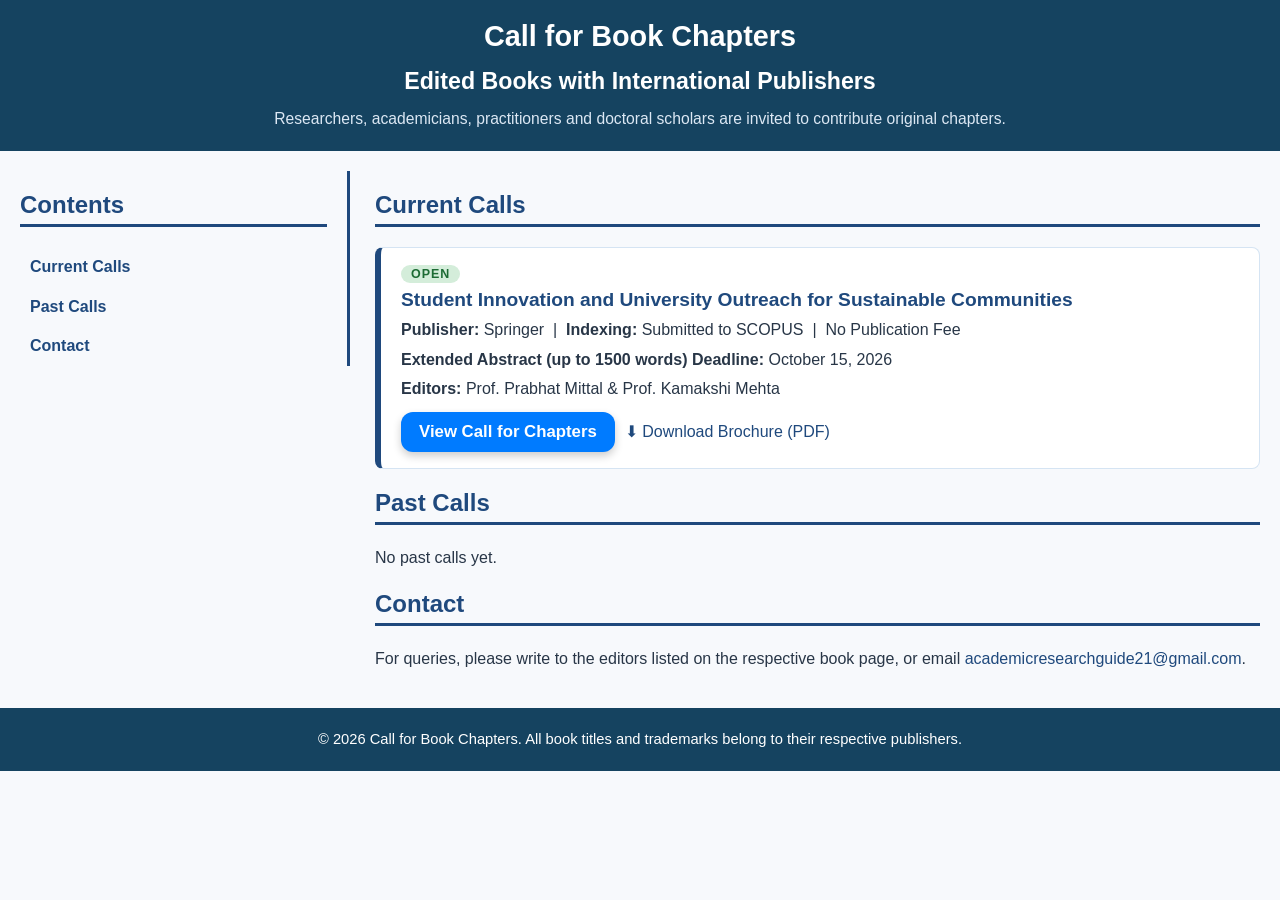
<file: index.html>
<!DOCTYPE html>
<html lang="en">
<head>
<meta charset="UTF-8" />
<meta name="viewport" content="width=device-width, initial-scale=1" />
<title>Call for Book Chapters - Edited Books</title>
<meta name="description" content="Calls for chapters in edited books with international publishers. Browse current calls, important dates, guidelines and brochures." />
<link rel="stylesheet" href="assets/css/style.css" />
</head>
<body>

<header>
  <h1>Call for Book Chapters</h1>
  <p class="book-title">Edited Books with International Publishers</p>
  <p class="note">Researchers, academicians, practitioners and doctoral scholars are invited to contribute original chapters.</p>
</header>

<div id="container">
  <nav id="leftPane" aria-label="Contents">
    <h2>Contents</h2>
    <ul>
      <li><a href="#current">Current Calls</a></li>
      <li><a href="#past">Past Calls</a></li>
      <li><a href="#contact">Contact</a></li>
    </ul>
  </nav>

  <main id="rightPane">

    <!-- ======================================================
         To add a new book: copy one <div class="book-item"> block,
         change the details, and link it to the book folder (e.g. "student-innovation/").
         Status classes: "open", "soon", "closed"
         ====================================================== -->
    <section id="current">
      <h2>Current Calls</h2>

      <div class="book-item">
        <span class="status open">Open</span>
        <h3><a href="student-innovation/">Student Innovation and University Outreach for Sustainable Communities</a></h3>
        <p><strong>Publisher:</strong> Springer &nbsp;|&nbsp; <strong>Indexing:</strong> Submitted to SCOPUS &nbsp;|&nbsp; No Publication Fee</p>
        <p><strong>Extended Abstract (up to 1500 words) Deadline:</strong> October 15, 2026</p>
        <p><strong>Editors:</strong> Prof. Prabhat Mittal &amp; Prof. Kamakshi Mehta</p>
        <div class="actions">
          <a class="beautiful-button" href="student-innovation/">View Call for Chapters</a>
          <a href="student-innovation/Springer-Call-for-Book-Chapters-Brochure.pdf" download>&#11015; Download Brochure (PDF)</a>
        </div>
      </div>

      <!-- Next book goes here -->
    </section>

    <section id="past">
      <h2>Past Calls</h2>
      <p>No past calls yet.</p>
    </section>

    <section id="contact">
      <h2>Contact</h2>
      <p>For queries, please write to the editors listed on the respective book page, or email
        <a href="mailto:academicresearchguide21@gmail.com">academicresearchguide21@gmail.com</a>.</p>
    </section>

  </main>
</div>

<footer>
  <p>&copy; 2026 Call for Book Chapters. All book titles and trademarks belong to their respective publishers.</p>
</footer>

</body>
</html>
</file>
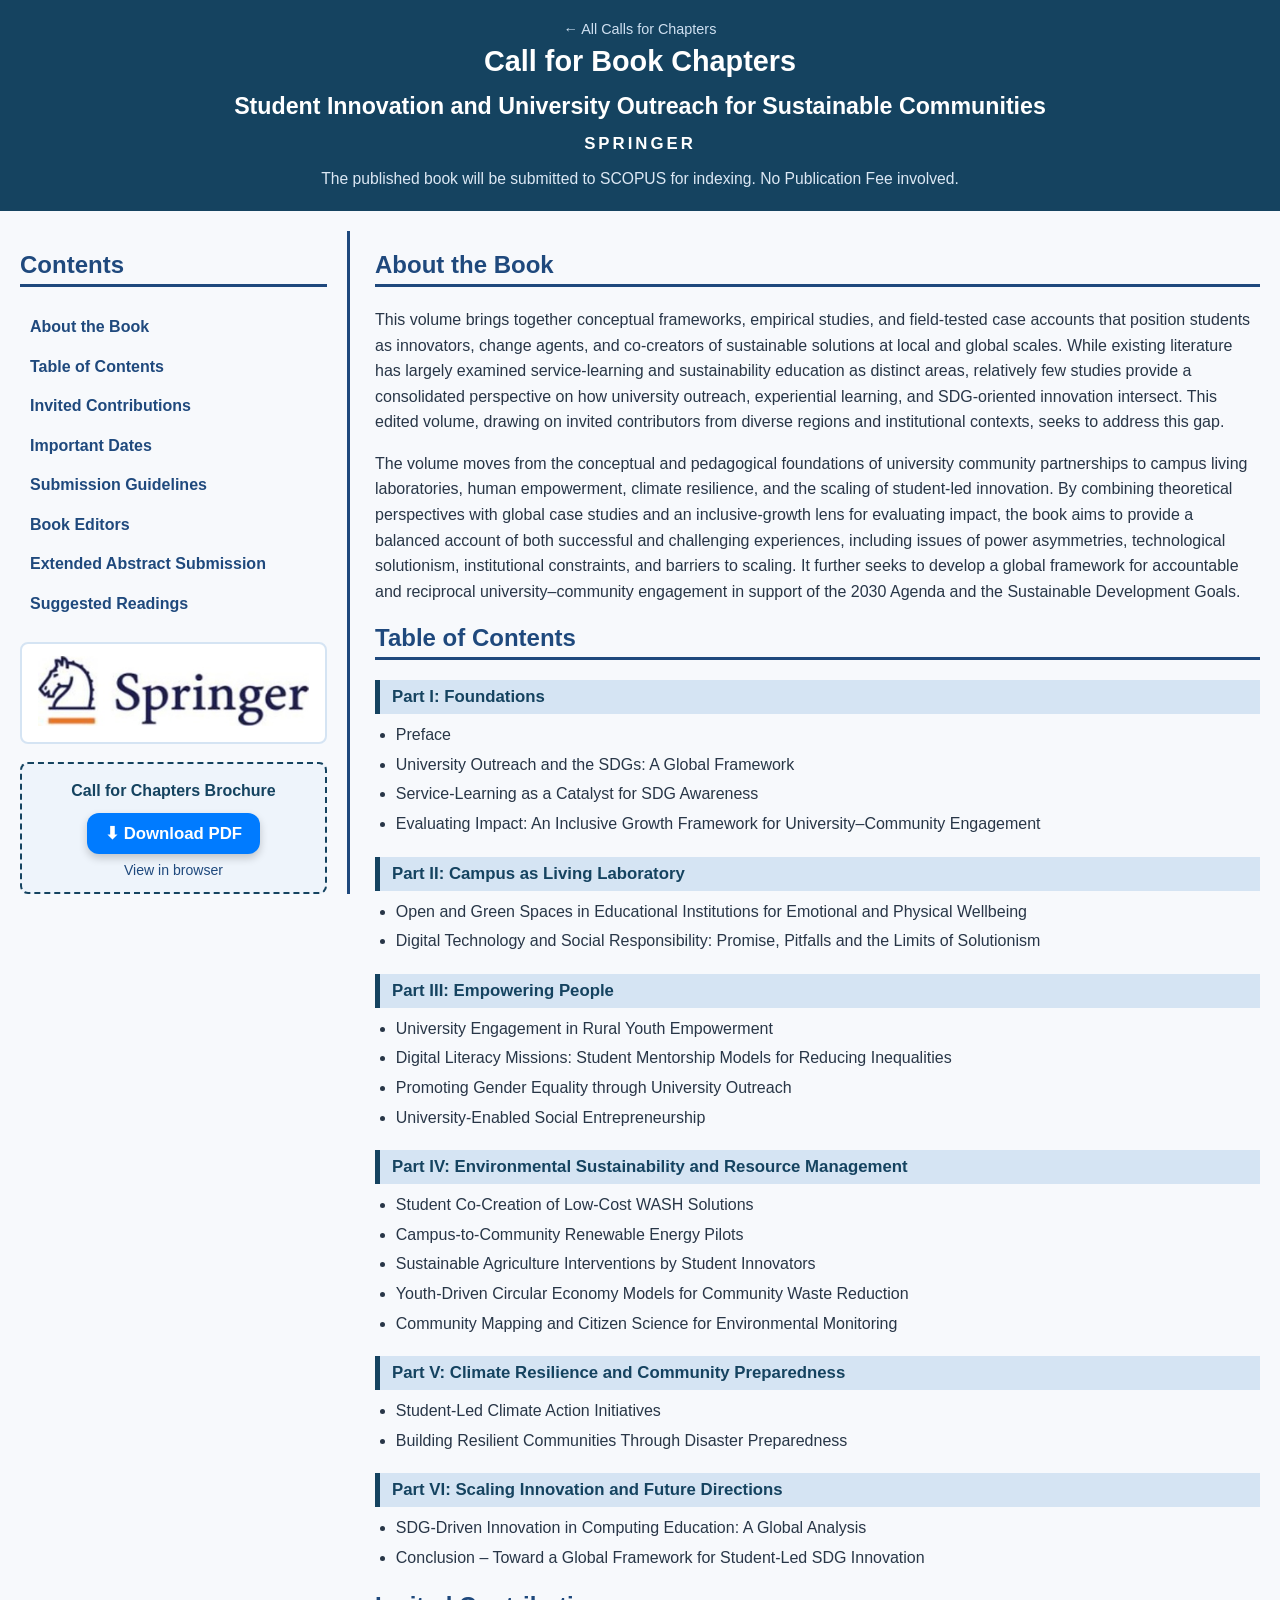
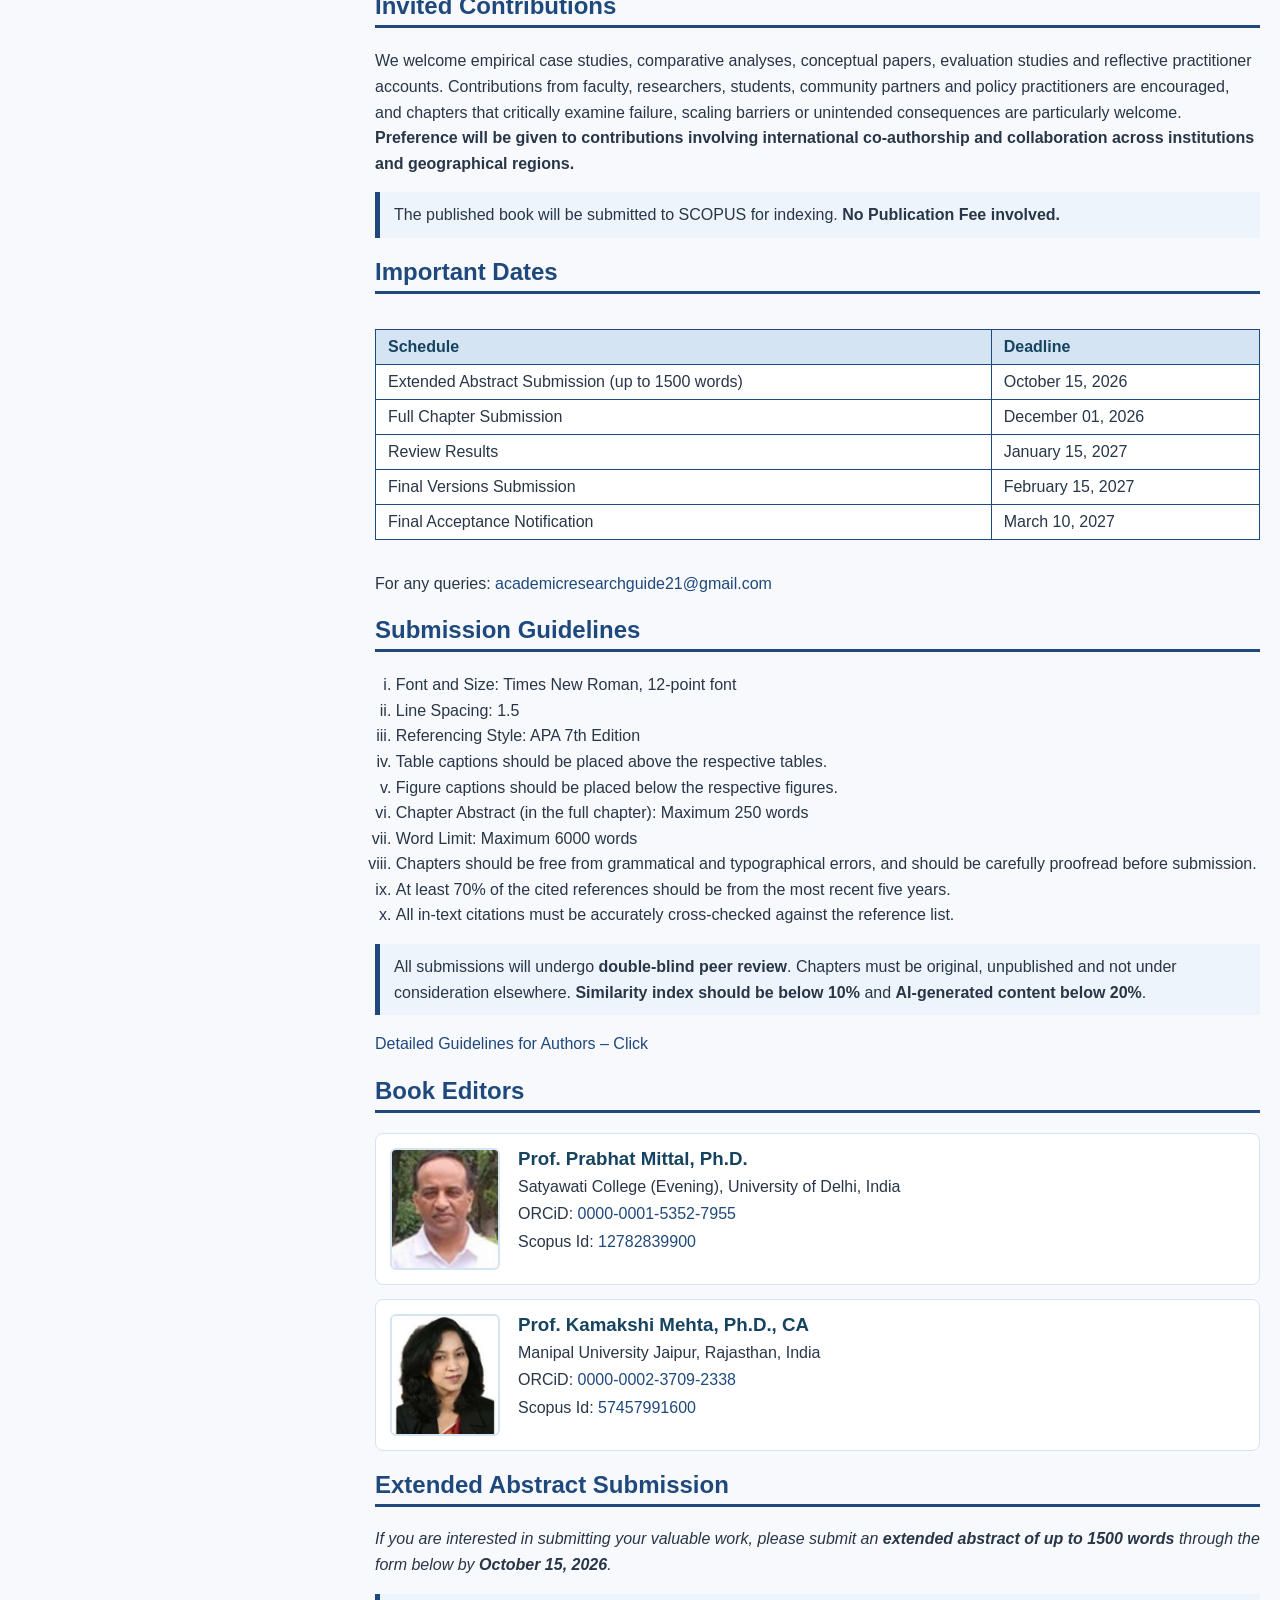
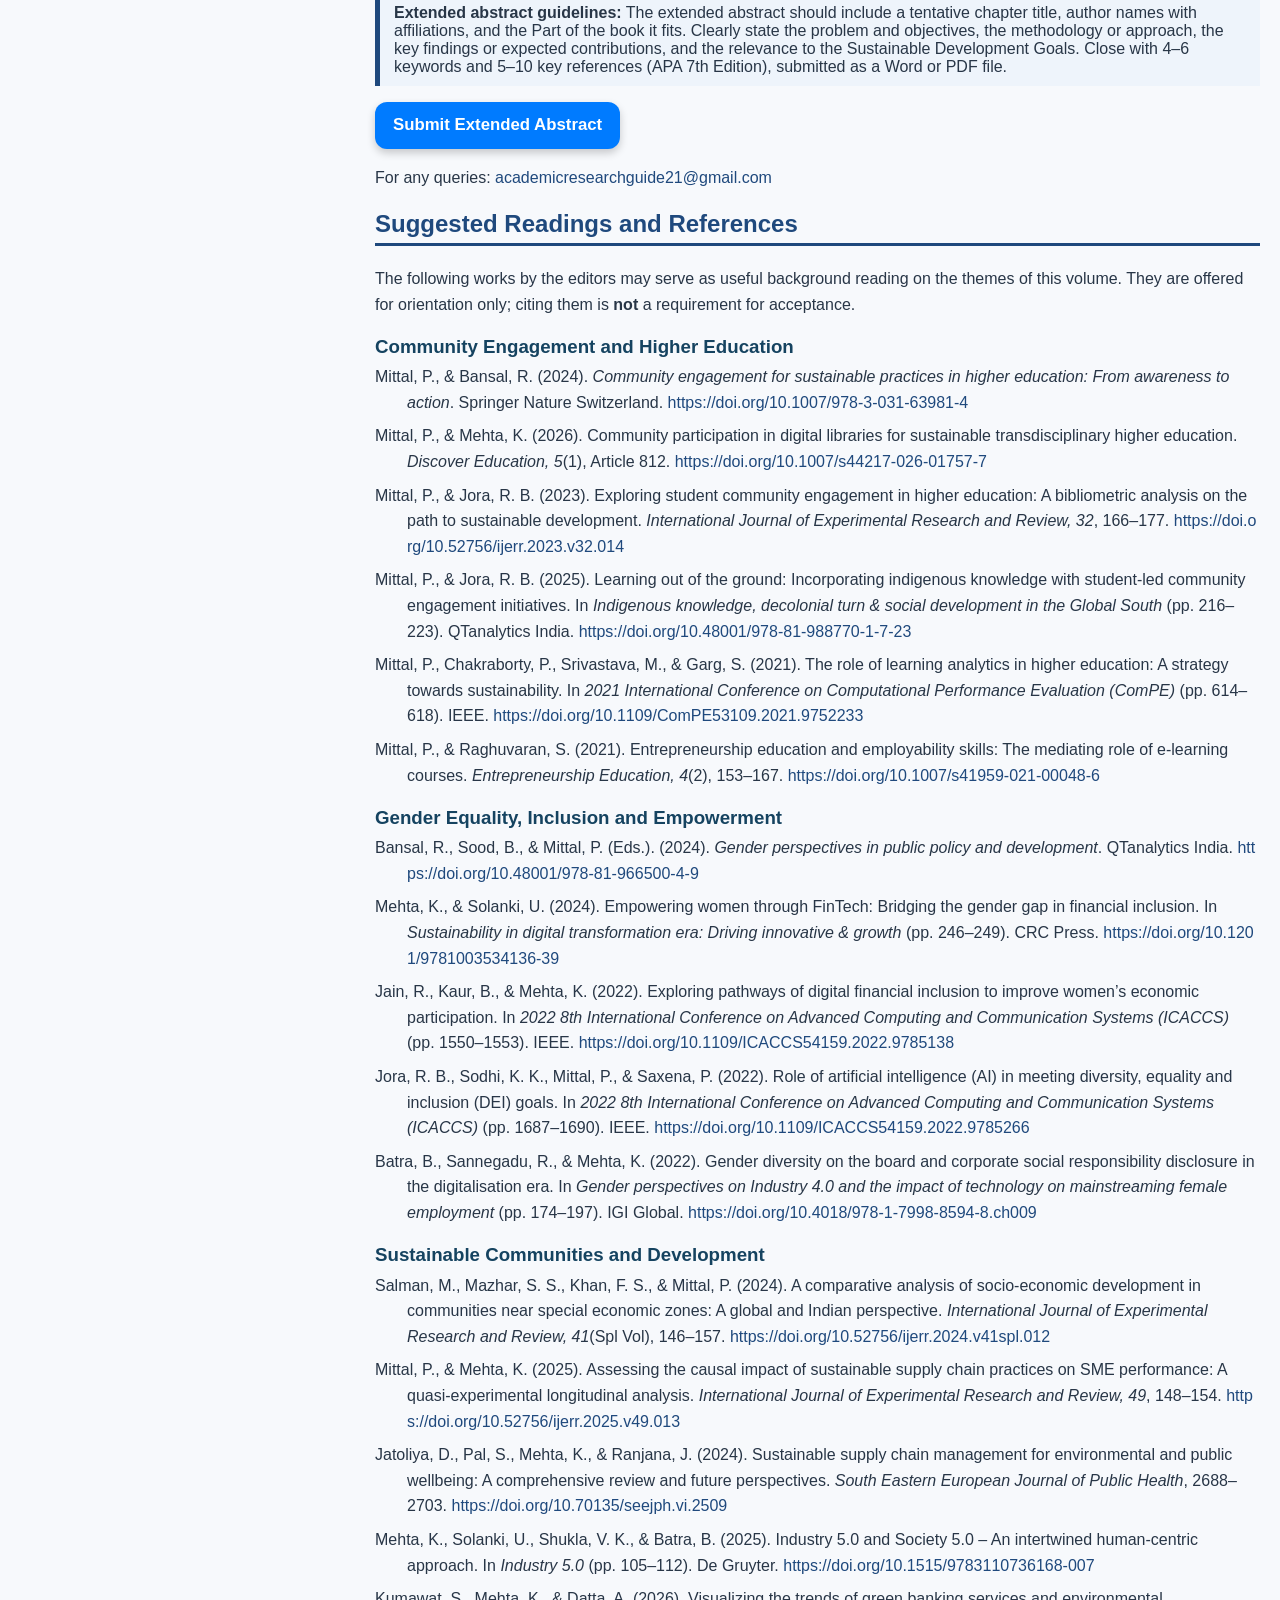
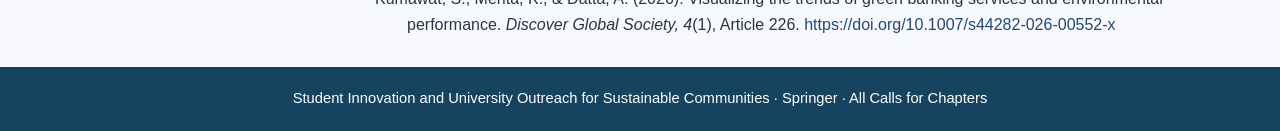
<file: student-innovation/index.html>
<!DOCTYPE html>
<html lang="en">
<head>
<meta charset="UTF-8" />
<meta name="viewport" content="width=device-width, initial-scale=1" />
<title>Call for Book Chapters - Student Innovation and University Outreach for Sustainable Communities</title>
<meta name="description" content="Call for Book Chapters (Springer): Student Innovation and University Outreach for Sustainable Communities. Abstract submission deadline: October 15, 2026." />
<link rel="stylesheet" href="../assets/css/style.css" />
</head>
<body>

<header>
  <a class="back" href="../">&larr; All Calls for Chapters</a>
  <h1>Call for Book Chapters</h1>
  <p class="book-title">Student Innovation and University Outreach for Sustainable Communities</p>
  <p class="publisher">SPRINGER</p>
  <p class="note">The published book will be submitted to SCOPUS for indexing. No Publication Fee involved.</p>
</header>

<div id="container">
  <nav id="leftPane" aria-label="Table of contents">
    <h2>Contents</h2>
    <ul>
      <li><a href="#about">About the Book</a></li>
      <li><a href="#chapters">Table of Contents</a></li>
      <li><a href="#contributions">Invited Contributions</a></li>
      <li><a href="#schedule">Important Dates</a></li>
      <li><a href="#guidelines">Submission Guidelines</a></li>
      <li><a href="#editors">Book Editors</a></li>
      <li><a href="#submission">Extended Abstract Submission</a></li>
      <li><a href="#readings">Suggested Readings</a></li>
    </ul>

    <div class="logo-box">
      <img src="../assets/images/springer-logo.jpg" alt="Springer logo" />
    </div>

    <div class="brochure-box">
      <p>Call for Chapters Brochure</p>
      <a class="beautiful-button" href="Springer-Call-for-Book-Chapters-Brochure.pdf" download>&#11015; Download PDF</a>
      <a class="small" href="Springer-Call-for-Book-Chapters-Brochure.pdf" target="_blank" rel="noopener">View in browser</a>
    </div>
  </nav>

  <main id="rightPane">

    <section id="about">
      <h2>About the Book</h2>
      <p>This volume brings together conceptual frameworks, empirical studies, and field-tested case accounts that position students as innovators, change agents, and co-creators of sustainable solutions at local and global scales. While existing literature has largely examined service-learning and sustainability education as distinct areas, relatively few studies provide a consolidated perspective on how university outreach, experiential learning, and SDG-oriented innovation intersect. This edited volume, drawing on invited contributors from diverse regions and institutional contexts, seeks to address this gap.</p>
      <p>The volume moves from the conceptual and pedagogical foundations of university community partnerships to campus living laboratories, human empowerment, climate resilience, and the scaling of student-led innovation. By combining theoretical perspectives with global case studies and an inclusive-growth lens for evaluating impact, the book aims to provide a balanced account of both successful and challenging experiences, including issues of power asymmetries, technological solutionism, institutional constraints, and barriers to scaling. It further seeks to develop a global framework for accountable and reciprocal university&ndash;community engagement in support of the 2030 Agenda and the Sustainable Development Goals.</p>
    </section>

    <section id="chapters">
      <h2>Table of Contents</h2>

      <div class="part">
        <h3>Part I: Foundations</h3>
        <ul>
          <li>Preface</li>
          <li>University Outreach and the SDGs: A Global Framework</li>
          <li>Service-Learning as a Catalyst for SDG Awareness</li>
          <li>Evaluating Impact: An Inclusive Growth Framework for University&ndash;Community Engagement</li>
        </ul>
      </div>

      <div class="part">
        <h3>Part II: Campus as Living Laboratory</h3>
        <ul>
          <li>Open and Green Spaces in Educational Institutions for Emotional and Physical Wellbeing</li>
          <li>Digital Technology and Social Responsibility: Promise, Pitfalls and the Limits of Solutionism</li>
        </ul>
      </div>

      <div class="part">
        <h3>Part III: Empowering People</h3>
        <ul>
          <li>University Engagement in Rural Youth Empowerment</li>
          <li>Digital Literacy Missions: Student Mentorship Models for Reducing Inequalities</li>
          <li>Promoting Gender Equality through University Outreach</li>
          <li>University-Enabled Social Entrepreneurship</li>
        </ul>
      </div>

      <div class="part">
        <h3>Part IV: Environmental Sustainability and Resource Management</h3>
        <ul>
          <li>Student Co-Creation of Low-Cost WASH Solutions</li>
          <li>Campus-to-Community Renewable Energy Pilots</li>
          <li>Sustainable Agriculture Interventions by Student Innovators</li>
          <li>Youth-Driven Circular Economy Models for Community Waste Reduction</li>
          <li>Community Mapping and Citizen Science for Environmental Monitoring</li>
        </ul>
      </div>

      <div class="part">
        <h3>Part V: Climate Resilience and Community Preparedness</h3>
        <ul>
          <li>Student-Led Climate Action Initiatives</li>
          <li>Building Resilient Communities Through Disaster Preparedness</li>
        </ul>
      </div>

      <div class="part">
        <h3>Part VI: Scaling Innovation and Future Directions</h3>
        <ul>
          <li>SDG-Driven Innovation in Computing Education: A Global Analysis</li>
          <li>Conclusion &ndash; Toward a Global Framework for Student-Led SDG Innovation</li>
        </ul>
      </div>
    </section>

    <section id="contributions">
      <h2>Invited Contributions</h2>
      <p>We welcome empirical case studies, comparative analyses, conceptual papers, evaluation studies and reflective practitioner accounts. Contributions from faculty, researchers, students, community partners and policy practitioners are encouraged, and chapters that critically examine failure, scaling barriers or unintended consequences are particularly welcome. <strong>Preference will be given to contributions involving international co-authorship and collaboration across institutions and geographical regions.</strong></p>
      <p class="highlight">The published book will be submitted to SCOPUS for indexing. <strong>No Publication Fee involved.</strong></p>
    </section>

    <section id="schedule">
      <h2>Important Dates</h2>
      <!-- When a deadline passes, wrap both cells' text in <span class="closed">...</span> -->
      <div class="table-scroll">
        <table>
          <thead>
            <tr><th scope="col">Schedule</th><th scope="col">Deadline</th></tr>
          </thead>
          <tbody>
            <tr><td>Extended Abstract Submission (up to 1500 words)</td><td>October 15, 2026</td></tr>
            <tr><td>Full Chapter Submission</td><td>December 01, 2026</td></tr>
            <tr><td>Review Results</td><td>January 15, 2027</td></tr>
            <tr><td>Final Versions Submission</td><td>February 15, 2027</td></tr>
            <tr><td>Final Acceptance Notification</td><td>March 10, 2027</td></tr>
          </tbody>
        </table>
      </div>
      <p>For any queries: <a href="mailto:academicresearchguide21@gmail.com">academicresearchguide21@gmail.com</a></p>
    </section>

    <section id="guidelines">
      <h2>Submission Guidelines</h2>
      <ol type="i">
        <li>Font and Size: Times New Roman, 12-point font</li>
        <li>Line Spacing: 1.5</li>
        <li>Referencing Style: APA 7th Edition</li>
        <li>Table captions should be placed above the respective tables.</li>
        <li>Figure captions should be placed below the respective figures.</li>
        <li>Chapter Abstract (in the full chapter): Maximum 250 words</li>
        <li>Word Limit: Maximum 6000 words</li>
        <li>Chapters should be free from grammatical and typographical errors, and should be carefully proofread before submission.</li>
        <li>At least 70% of the cited references should be from the most recent five years.</li>
        <li>All in-text citations must be accurately cross-checked against the reference list.</li>
      </ol>
      <p class="highlight">All submissions will undergo <strong>double-blind peer review</strong>. Chapters must be original, unpublished and not under consideration elsewhere. <strong>Similarity index should be below 10%</strong> and <strong>AI-generated content below 20%</strong>.</p>
      <p><a href="https://www.springernature.com/gp/authors/publish-a-book/manuscript-guidelines" target="_blank" rel="noopener">Detailed Guidelines for Authors &ndash; Click</a></p>
    </section>

    <section id="editors">
      <h2>Book Editors</h2>

      <div class="editor">
        <img src="images/prabhat-mittal.jpg" alt="Prof. Prabhat Mittal" />
        <div>
          <h3>Prof. Prabhat Mittal, Ph.D.</h3>
          <p>Satyawati College (Evening), University of Delhi, India</p>
          <p>ORCiD: <a href="https://orcid.org/0000-0001-5352-7955" target="_blank" rel="noopener">0000-0001-5352-7955</a></p>
          <p>Scopus Id: <a href="https://www.scopus.com/authid/detail.uri?authorId=12782839900" target="_blank" rel="noopener">12782839900</a></p>
        </div>
      </div>

      <div class="editor">
        <img src="images/kamakshi-mehta.jpg" alt="Prof. Kamakshi Mehta" />
        <div>
          <h3>Prof. Kamakshi Mehta, Ph.D., CA</h3>
          <p>Manipal University Jaipur, Rajasthan, India</p>
          <p>ORCiD: <a href="https://orcid.org/0000-0002-3709-2338" target="_blank" rel="noopener">0000-0002-3709-2338</a></p>
          <p>Scopus Id: <a href="https://www.scopus.com/authid/detail.uri?authorId=57457991600" target="_blank" rel="noopener">57457991600</a></p>
        </div>
      </div>
    </section>

    <section id="submission">
      <h2>Extended Abstract Submission</h2>
      <p><i>If you are interested in submitting your valuable work, please submit an <strong>extended abstract of up to 1500 words</strong> through the form below by <strong>October 15, 2026</strong>.</i></p>
      <div class="highlight">
        <strong>Extended abstract guidelines:</strong>
        The extended abstract should include a tentative chapter title, author names with affiliations, and the Part of the book it fits.
        Clearly state the problem and objectives, the methodology or approach, the key findings or expected contributions, and the relevance to the Sustainable Development Goals.
        Close with 4&ndash;6 keywords and 5&ndash;10 key references (APA 7th Edition), submitted as a Word or PDF file.
      </div>
      <p>
        <a class="beautiful-button" href="https://forms.gle/Xc4nVeQg5Vni1fBw7" target="_blank" rel="noopener">Submit Extended Abstract</a>
      </p>
      <p>For any queries: <a href="mailto:academicresearchguide21@gmail.com">academicresearchguide21@gmail.com</a></p>
    </section>

    <section id="readings">
      <h2>Suggested Readings and References</h2>
      <p>The following works by the editors may serve as useful background reading on the themes of this volume. They are offered for orientation only; citing them is <strong>not</strong> a requirement for acceptance.</p>

      <h3>Community Engagement and Higher Education</h3>
      <ul class="refs">
        <li>Mittal, P., &amp; Bansal, R. (2024). <em>Community engagement for sustainable practices in higher education: From awareness to action</em>. Springer Nature Switzerland. <a href="https://doi.org/10.1007/978-3-031-63981-4" target="_blank" rel="noopener">https://doi.org/10.1007/978-3-031-63981-4</a></li>
        <li>Mittal, P., &amp; Mehta, K. (2026). Community participation in digital libraries for sustainable transdisciplinary higher education. <em>Discover Education, 5</em>(1), Article 812. <a href="https://doi.org/10.1007/s44217-026-01757-7" target="_blank" rel="noopener">https://doi.org/10.1007/s44217-026-01757-7</a></li>
        <li>Mittal, P., &amp; Jora, R. B. (2023). Exploring student community engagement in higher education: A bibliometric analysis on the path to sustainable development. <em>International Journal of Experimental Research and Review, 32</em>, 166&ndash;177. <a href="https://doi.org/10.52756/ijerr.2023.v32.014" target="_blank" rel="noopener">https://doi.org/10.52756/ijerr.2023.v32.014</a></li>
        <li>Mittal, P., &amp; Jora, R. B. (2025). Learning out of the ground: Incorporating indigenous knowledge with student-led community engagement initiatives. In <em>Indigenous knowledge, decolonial turn &amp; social development in the Global South</em> (pp. 216&ndash;223). QTanalytics India. <a href="https://doi.org/10.48001/978-81-988770-1-7-23" target="_blank" rel="noopener">https://doi.org/10.48001/978-81-988770-1-7-23</a></li>
        <li>Mittal, P., Chakraborty, P., Srivastava, M., &amp; Garg, S. (2021). The role of learning analytics in higher education: A strategy towards sustainability. In <em>2021 International Conference on Computational Performance Evaluation (ComPE)</em> (pp. 614&ndash;618). IEEE. <a href="https://doi.org/10.1109/ComPE53109.2021.9752233" target="_blank" rel="noopener">https://doi.org/10.1109/ComPE53109.2021.9752233</a></li>
        <li>Mittal, P., &amp; Raghuvaran, S. (2021). Entrepreneurship education and employability skills: The mediating role of e-learning courses. <em>Entrepreneurship Education, 4</em>(2), 153&ndash;167. <a href="https://doi.org/10.1007/s41959-021-00048-6" target="_blank" rel="noopener">https://doi.org/10.1007/s41959-021-00048-6</a></li>
      </ul>

      <h3>Gender Equality, Inclusion and Empowerment</h3>
      <ul class="refs">
        <li>Bansal, R., Sood, B., &amp; Mittal, P. (Eds.). (2024). <em>Gender perspectives in public policy and development</em>. QTanalytics India. <a href="https://doi.org/10.48001/978-81-966500-4-9" target="_blank" rel="noopener">https://doi.org/10.48001/978-81-966500-4-9</a></li>
        <li>Mehta, K., &amp; Solanki, U. (2024). Empowering women through FinTech: Bridging the gender gap in financial inclusion. In <em>Sustainability in digital transformation era: Driving innovative &amp; growth</em> (pp. 246&ndash;249). CRC Press. <a href="https://doi.org/10.1201/9781003534136-39" target="_blank" rel="noopener">https://doi.org/10.1201/9781003534136-39</a></li>
        <li>Jain, R., Kaur, B., &amp; Mehta, K. (2022). Exploring pathways of digital financial inclusion to improve women&rsquo;s economic participation. In <em>2022 8th International Conference on Advanced Computing and Communication Systems (ICACCS)</em> (pp. 1550&ndash;1553). IEEE. <a href="https://doi.org/10.1109/ICACCS54159.2022.9785138" target="_blank" rel="noopener">https://doi.org/10.1109/ICACCS54159.2022.9785138</a></li>
        <li>Jora, R. B., Sodhi, K. K., Mittal, P., &amp; Saxena, P. (2022). Role of artificial intelligence (AI) in meeting diversity, equality and inclusion (DEI) goals. In <em>2022 8th International Conference on Advanced Computing and Communication Systems (ICACCS)</em> (pp. 1687&ndash;1690). IEEE. <a href="https://doi.org/10.1109/ICACCS54159.2022.9785266" target="_blank" rel="noopener">https://doi.org/10.1109/ICACCS54159.2022.9785266</a></li>
        <li>Batra, B., Sannegadu, R., &amp; Mehta, K. (2022). Gender diversity on the board and corporate social responsibility disclosure in the digitalisation era. In <em>Gender perspectives on Industry 4.0 and the impact of technology on mainstreaming female employment</em> (pp. 174&ndash;197). IGI Global. <a href="https://doi.org/10.4018/978-1-7998-8594-8.ch009" target="_blank" rel="noopener">https://doi.org/10.4018/978-1-7998-8594-8.ch009</a></li>
      </ul>

      <h3>Sustainable Communities and Development</h3>
      <ul class="refs">
        <li>Salman, M., Mazhar, S. S., Khan, F. S., &amp; Mittal, P. (2024). A comparative analysis of socio-economic development in communities near special economic zones: A global and Indian perspective. <em>International Journal of Experimental Research and Review, 41</em>(Spl Vol), 146&ndash;157. <a href="https://doi.org/10.52756/ijerr.2024.v41spl.012" target="_blank" rel="noopener">https://doi.org/10.52756/ijerr.2024.v41spl.012</a></li>
        <li>Mittal, P., &amp; Mehta, K. (2025). Assessing the causal impact of sustainable supply chain practices on SME performance: A quasi-experimental longitudinal analysis. <em>International Journal of Experimental Research and Review, 49</em>, 148&ndash;154. <a href="https://doi.org/10.52756/ijerr.2025.v49.013" target="_blank" rel="noopener">https://doi.org/10.52756/ijerr.2025.v49.013</a></li>
        <li>Jatoliya, D., Pal, S., Mehta, K., &amp; Ranjana, J. (2024). Sustainable supply chain management for environmental and public wellbeing: A comprehensive review and future perspectives. <em>South Eastern European Journal of Public Health</em>, 2688&ndash;2703. <a href="https://doi.org/10.70135/seejph.vi.2509" target="_blank" rel="noopener">https://doi.org/10.70135/seejph.vi.2509</a></li>
        <li>Mehta, K., Solanki, U., Shukla, V. K., &amp; Batra, B. (2025). Industry 5.0 and Society 5.0 &ndash; An intertwined human-centric approach. In <em>Industry 5.0</em> (pp. 105&ndash;112). De Gruyter. <a href="https://doi.org/10.1515/9783110736168-007" target="_blank" rel="noopener">https://doi.org/10.1515/9783110736168-007</a></li>
        <li>Kumawat, S., Mehta, K., &amp; Datta, A. (2026). Visualizing the trends of green banking services and environmental performance. <em>Discover Global Society, 4</em>(1), Article 226. <a href="https://doi.org/10.1007/s44282-026-00552-x" target="_blank" rel="noopener">https://doi.org/10.1007/s44282-026-00552-x</a></li>
      </ul>
    </section>

  </main>
</div>

<footer>
  <p>Student Innovation and University Outreach for Sustainable Communities &middot; Springer &middot; <a href="../">All Calls for Chapters</a></p>
</footer>

</body>
</html>
</file>
<file: assets/css/style.css>
/* ==========================================================
   Call for Book Chapters — shared stylesheet (blue theme)
   Layout: blue header · left contents pane · right content · footer
   ========================================================== */

:root {
  --navy: #154360;
  --blue: #1f497d;
  --blue-light: #d5e4f3;
  --blue-pale: #eef4fb;
  --ground: #f7f9fc;
  --ink: #283647;
  --muted: #5d6b7a;
  --button: #007bff;
  --button-hover: #00008b;
}

* { box-sizing: border-box; }
html { scroll-behavior: smooth; }

body {
  margin: 0;
  font-family: 'Segoe UI', Tahoma, Geneva, Verdana, sans-serif;
  background-color: var(--ground);
  color: var(--ink);
}

a { color: var(--blue); text-decoration: none; }
a:hover { text-decoration: underline; }
img { max-width: 100%; }

p, li { font-size: 1rem; line-height: 1.6; }
ul, ol { padding-left: 1.3rem; }

/* ---------- Header / footer ---------- */
header, footer {
  background-color: var(--navy);
  color: #fff;
  padding: 20px 15px;
  text-align: center;
}
header h1 { margin: 0; font-weight: 700; font-size: 1.8rem; }
header .book-title { margin: 10px auto 6px; font-size: 1.45rem; font-weight: 600; color: #fff; max-width: 900px; }
header .publisher { margin: 4px 0 8px; font-size: 1.05rem; letter-spacing: 3px; font-weight: 700; }
header .note { margin: 0; font-size: .98rem; color: #dce8f4; }
header .back { display: inline-block; margin-bottom: 8px; color: #cfe0f1; font-size: .9rem; }
footer p { margin: 0; font-size: .92rem; }
footer a { color: #fff; }

/* ---------- Two-pane layout ---------- */
#container {
  display: flex;
  flex-wrap: wrap;
  padding: 20px;
  max-width: 1300px;
  margin: 0 auto;
}

#leftPane {
  flex: 1 1 280px;
  min-width: 260px;
  max-width: 330px;
  border-right: 3px solid var(--blue);
  padding-right: 20px;
  align-self: flex-start;
  position: sticky;
  top: 10px;
}

#rightPane {
  flex: 3 1 600px;
  min-width: 0;
  padding-left: 25px;
}

section { scroll-margin-top: 10px; margin-bottom: 10px; }

h2 {
  color: var(--blue);
  border-bottom: 3px solid var(--blue);
  padding-bottom: 5px;
}
h3 { color: var(--navy); margin-bottom: .4rem; }

/* ---------- Left pane pieces ---------- */
#leftPane ul { list-style: none; padding: 0; margin: 0; }
#leftPane li a {
  display: block; padding: 7px 10px; border-radius: 6px; font-weight: 600;
}
#leftPane li a:hover { background: var(--blue-light); text-decoration: none; }

.logo-box {
  margin-top: 18px; background: #fff; border: 2px solid var(--blue-light);
  border-radius: 8px; padding: 12px; text-align: center;
}
.logo-box img { max-height: 70px; }

.brochure-box {
  margin-top: 18px; background: var(--blue-pale); border: 2px dashed var(--navy);
  border-radius: 8px; padding: 14px; text-align: center;
}
.brochure-box p { margin: 0 0 10px; font-weight: 600; color: var(--navy); }
.brochure-box .small { display: block; margin-top: 8px; font-size: .88rem; }

/* ---------- Buttons ---------- */
.beautiful-button {
  display: inline-block;
  background-color: var(--button);
  color: #fff;
  padding: 10px 18px;
  font-size: 1.05rem;
  font-weight: bold;
  border: none;
  border-radius: 12px;
  box-shadow: 0 4px 8px rgba(0,0,0,.2);
  cursor: pointer;
  transition: background-color .3s ease, transform .2s ease;
}
.beautiful-button:hover {
  background-color: var(--button-hover);
  color: #fff;
  text-decoration: none;
  transform: scale(1.04);
  box-shadow: 0 6px 12px rgba(0,0,0,.3);
}

/* ---------- Tables ---------- */
.table-scroll { overflow-x: auto; }
table { width: 100%; border-collapse: collapse; margin: 15px 0; background: #fff; }
th, td { border: 1.5px solid var(--blue); padding: 8px 12px; text-align: left; }
th { background-color: var(--blue-light); color: var(--navy); }
.closed { text-decoration: line-through; text-decoration-color: red; }

/* ---------- Table of contents (parts) ---------- */
.part h3 {
  background: var(--blue-light); border-left: 5px solid var(--navy);
  padding: 7px 12px; margin: 18px 0 6px; font-size: 1.05rem;
}
.part ul { margin: 0 0 6px; }
.part li { padding: 2px 0; }

/* ---------- Highlight box ---------- */
.highlight {
  background: var(--blue-pale); border-left: 5px solid var(--blue);
  padding: 10px 14px; margin: 14px 0;
}

/* ---------- References (APA hanging indent) ---------- */
ul.refs { list-style: none; padding-left: 0; margin: 0 0 10px; }
ul.refs li { padding-left: 2em; text-indent: -2em; margin-bottom: 8px; }
ul.refs a { word-break: break-all; }

/* ---------- Editors ---------- */
.editor {
  display: flex; gap: 18px; align-items: flex-start;
  background: #fff; border: 1.5px solid var(--blue-light); border-radius: 8px;
  padding: 14px; margin-bottom: 14px;
}
.editor img {
  width: 110px; height: 122px; object-fit: cover; border-radius: 6px;
  border: 2px solid var(--blue-light); flex: 0 0 auto;
}
.editor h3 { margin: 0 0 4px; }
.editor p { margin: 2px 0; }

/* ---------- Index page: book list ---------- */
.book-item {
  background: #fff; border: 1.5px solid var(--blue-light); border-left: 6px solid var(--blue);
  border-radius: 8px; padding: 16px 20px; margin-bottom: 16px;
}
.book-item h3 { margin: 6px 0 6px; font-size: 1.2rem; }
.book-item p { margin: 4px 0; }
.status {
  display: inline-block; font-size: .78rem; font-weight: 700; text-transform: uppercase;
  letter-spacing: 1px; padding: 2px 10px; border-radius: 999px;
}
.status.open { background: #d4edda; color: #1d6b34; }
.status.soon { background: #fff3cd; color: #7a5a0c; }
.status.closed { background: #e2e3e5; color: #555; }
.book-item .actions { margin-top: 10px; display: flex; flex-wrap: wrap; gap: 10px; align-items: center; }

/* ---------- Mobile ---------- */
@media (max-width: 800px) {
  #container { padding: 14px; }
  #leftPane {
    position: static; max-width: none; border-right: none;
    border-bottom: 3px solid var(--blue); padding: 0 0 14px;
  }
  #rightPane { padding-left: 0; }
  .editor { flex-direction: column; }
  header h1 { font-size: 1.5rem; }
  header .book-title { font-size: 1.2rem; }
}
</file>
